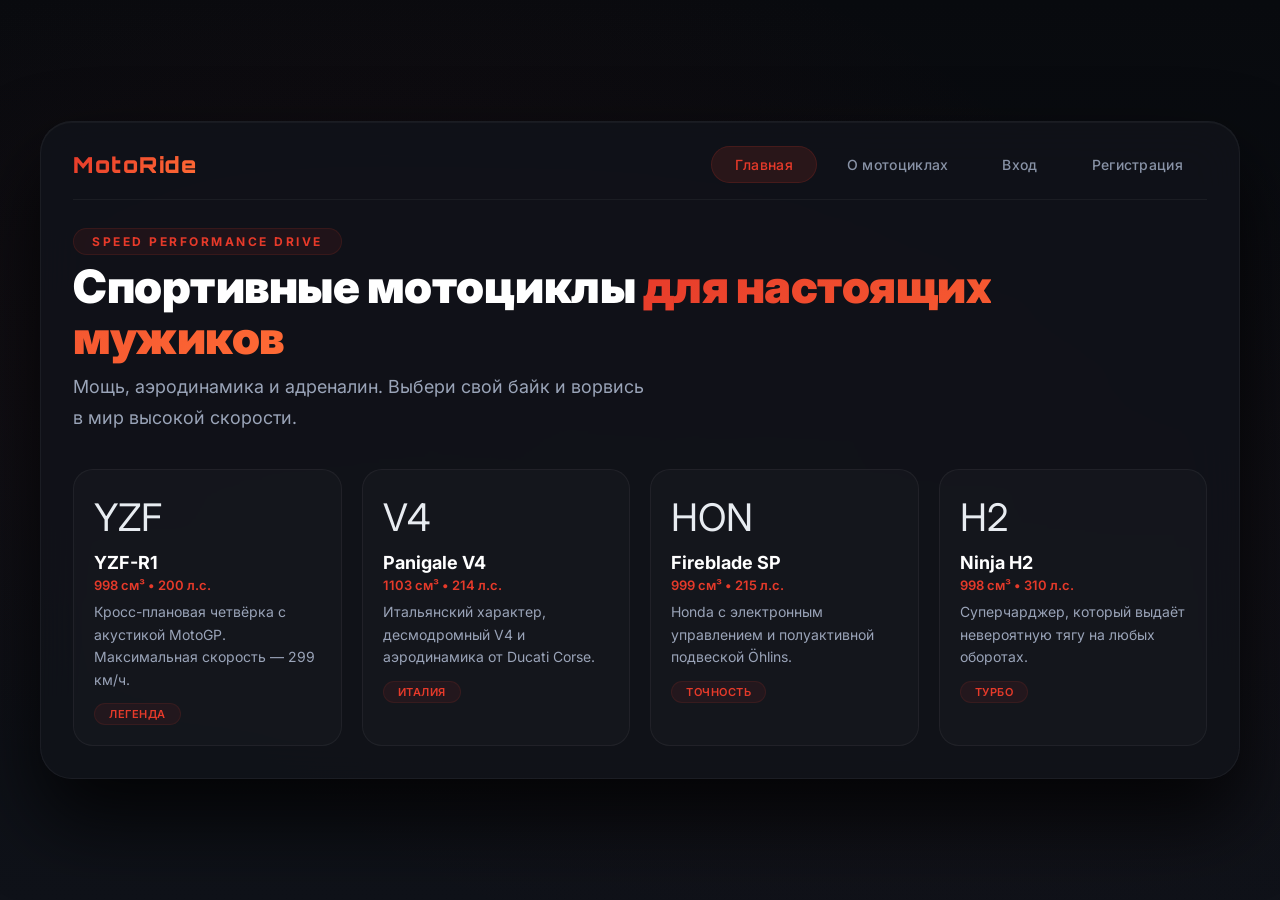
<file: index.html>
<!DOCTYPE html>
<html lang="ru">
<head>
    <meta charset="UTF-8" />
    <meta name="viewport" content="width=device-width, initial-scale=1.0" />
    <title>MotoRide — Спортивные мотоциклы</title>

    <link rel="preconnect" href="https://fonts.googleapis.com">
    <link rel="preconnect" href="https://fonts.gstatic.com" crossorigin>
    <link href="https://fonts.googleapis.com/css2?family=Inter:wght@400;500;600;700;800;900&family=Orbitron:wght@600;700;800;900&display=swap" rel="stylesheet">

    <link rel="stylesheet" href="css/main.css" />
</head>
<body>

<div class="app">

    <nav class="nav">
        <div class="nav-brand">MotoRide</div>
        <button class="nav-btn active" data-page="home">Главная</button>
        <button class="nav-btn" data-page="about">О мотоциклах</button>
        <button class="nav-btn" data-page="auth">Вход</button>
        <button class="nav-btn" data-page="register">Регистрация</button>
    </nav>

    <div id="page-container">

    </div>

</div>

<script src="js/main.js"></script>

</body>
</html>
</file>
<file: css/main.css>
@import 'base/reset.css';

@import 'components/nav.css';
@import 'components/cards.css';

@import 'pages/home.css';
</file>
